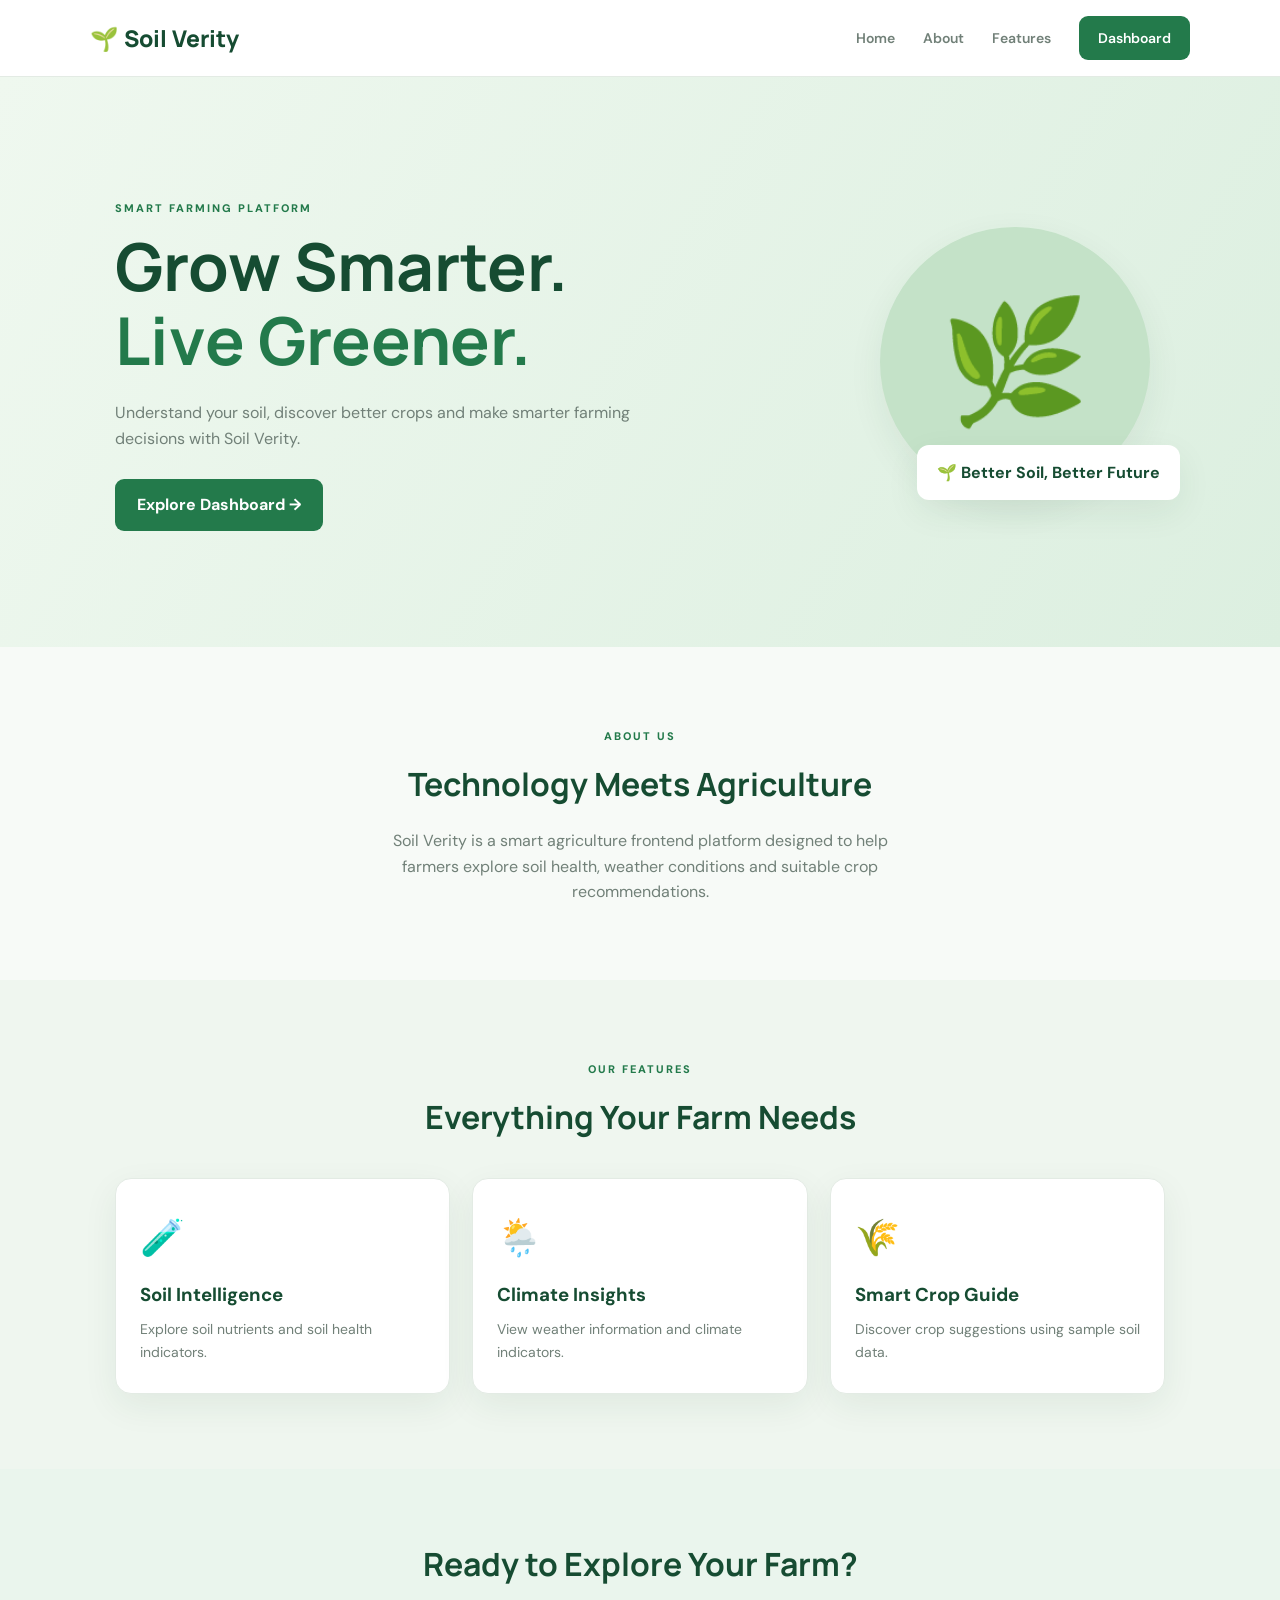
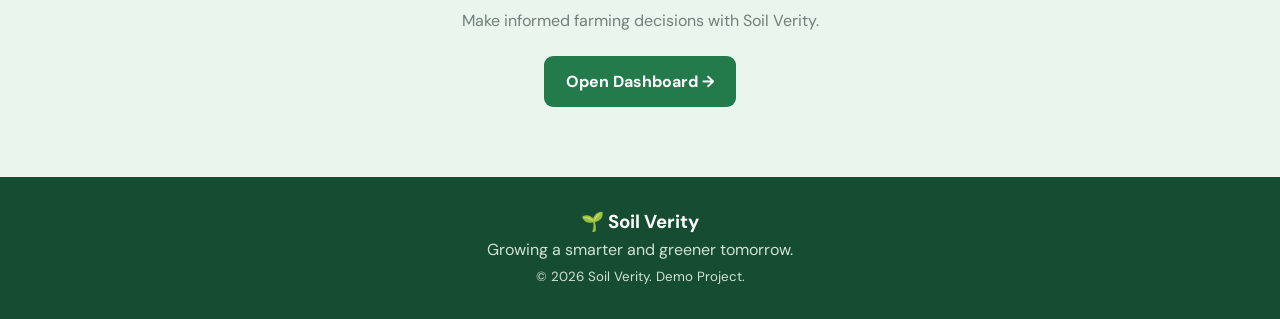
<file: TerraLoop/index.html>
<!DOCTYPE html>
<html lang="en">
<head>
    <meta charset="UTF-8">
    <meta name="viewport" content="width=device-width, initial-scale=1.0">
    <title>Soil Verity | Smart Agriculture</title>
    <link rel="stylesheet" href="style.css">
</head>
<body>

<header class="navbar">
    <a href="index.html" class="logo">🌱 Soil Verity</a>
    <nav>
        <a href="#home">Home</a>
        <a href="#about">About</a>
        <a href="#features">Features</a>
        <a href="dashboard.html" class="nav-btn">Dashboard</a>
    </nav>
</header>

<section class="hero" id="home">
    <div class="hero-content">
        <span class="tag">SMART FARMING PLATFORM</span>
        <h1>Grow Smarter.<br><span>Live Greener.</span></h1>
        <p>
            Understand your soil, discover better crops and make
            smarter farming decisions with Soil Verity.
        </p>
        <a href="dashboard.html" class="primary-btn">Explore Dashboard →</a>
    </div>
    <div class="hero-art">
        <div class="plant-circle">🌿</div>
        <div class="floating-card">🌱 Better Soil, Better Future</div>
    </div>
</section>

<section class="about section" id="about">
    <span class="tag">ABOUT US</span>
    <h2>Technology Meets Agriculture</h2>
    <p>
        Soil Verity is a smart agriculture frontend platform designed
        to help farmers explore soil health, weather conditions and
        suitable crop recommendations.
    </p>
</section>

<section class="section features-section" id="features">
    <span class="tag">OUR FEATURES</span>
    <h2>Everything Your Farm Needs</h2>

    <div class="feature-grid">
        <div class="feature-card">
            <div class="feature-icon">🧪</div>
            <h3>Soil Intelligence</h3>
            <p>Explore soil nutrients and soil health indicators.</p>
        </div>

        <div class="feature-card">
            <div class="feature-icon">🌦️</div>
            <h3>Climate Insights</h3>
            <p>View weather information and climate indicators.</p>
        </div>

        <div class="feature-card">
            <div class="feature-icon">🌾</div>
            <h3>Smart Crop Guide</h3>
            <p>Discover crop suggestions using sample soil data.</p>
        </div>
    </div>
</section>

<section class="cta-section">
    <h2>Ready to Explore Your Farm?</h2>
    <p>Make informed farming decisions with Soil Verity.</p>
    <a href="dashboard.html" class="primary-btn">Open Dashboard →</a>
</section>

<footer>
    <h3>🌱 Soil Verity</h3>
    <p>Growing a smarter and greener tomorrow.</p>
    <small>© 2026 Soil Verity. Demo Project.</small>
</footer>

</body>
</html>
</file>
<file: TerraLoop/style.css>
@import url('https://fonts.googleapis.com/css2?family=DM+Sans:wght@400;500;600;700&family=Manrope:wght@400;500;600;700;800&display=swap');

:root {
    --green: #237a4b;
    --dark-green: #164c32;
    --light-green: #eaf5ed;
    --background: #f7faf7;
    --white: #ffffff;
    --text: #20352a;
    --muted: #718078;
    --border: #e3ebe4;
    --shadow: 0 12px 35px rgba(25, 70, 43, 0.07);
}

* {
    margin: 0;
    padding: 0;
    box-sizing: border-box;
}

body {
    font-family: 'DM Sans', sans-serif;
    background: var(--background);
    color: var(--text);
    line-height: 1.6;
}

a {
    text-decoration: none;
    color: inherit;
}

button, input, select {
    font: inherit;
}

.navbar {
    min-height: 76px;
    padding: 16px 7%;
    display: flex;
    justify-content: space-between;
    align-items: center;
    background: var(--white);
    border-bottom: 1px solid var(--border);
    position: sticky;
    top: 0;
    z-index: 10;
}

.logo {
    font-family: 'Manrope', sans-serif;
    font-size: 23px;
    font-weight: 800;
    color: var(--dark-green);
}

.navbar nav {
    display: flex;
    align-items: center;
    gap: 28px;
}

.navbar nav a {
    color: var(--muted);
    font-size: 14px;
    font-weight: 600;
}

.navbar nav a:hover {
    color: var(--green);
}

.navbar nav .nav-btn {
    background: var(--green);
    color: white;
    padding: 11px 19px;
    border-radius: 9px;
}

.hero {
    padding: 100px 9%;
    min-height: 570px;
    display: flex;
    align-items: center;
    justify-content: space-between;
    gap: 50px;
    background: linear-gradient(120deg, #eff8ef, #dcefe0);
}

.hero-content {
    max-width: 570px;
}

.tag {
    display: inline-block;
    color: var(--green);
    font-size: 11px;
    font-weight: 800;
    letter-spacing: 2px;
    margin-bottom: 13px;
}

.hero h1 {
    font-family: 'Manrope', sans-serif;
    font-size: clamp(42px, 6vw, 66px);
    line-height: 1.12;
    margin-bottom: 22px;
    color: var(--dark-green);
}

.hero h1 span {
    color: var(--green);
}

.hero p, .about p, .cta-section p {
    color: var(--muted);
    max-width: 520px;
    margin-bottom: 28px;
}

.primary-btn {
    display: inline-block;
    border: none;
    cursor: pointer;
    background: var(--green);
    color: white;
    padding: 13px 22px;
    border-radius: 9px;
    font-weight: 700;
    transition: 0.2s;
}

.primary-btn:hover {
    background: var(--dark-green);
    transform: translateY(-2px);
}

.hero-art {
    position: relative;
    display: grid;
    place-items: center;
    min-width: 300px;
    min-height: 300px;
}

.plant-circle {
    width: 270px;
    height: 270px;
    border-radius: 50%;
    background: #c4e2c8;
    display: grid;
    place-items: center;
    font-size: 120px;
    box-shadow: var(--shadow);
}

.floating-card {
    position: absolute;
    bottom: 12px;
    right: -15px;
    background: white;
    padding: 15px 20px;
    border-radius: 12px;
    box-shadow: var(--shadow);
    font-weight: 700;
    color: var(--dark-green);
}

.section {
    padding: 75px 9%;
    text-align: center;
}

.section h2, .about h2, .cta-section h2 {
    font-family: 'Manrope', sans-serif;
    font-size: 32px;
    color: var(--dark-green);
    margin-bottom: 18px;
}

.about p {
    margin: auto;
}

.features-section {
    background: #eff6ef;
}

.feature-grid, .crop-grid {
    display: grid;
    grid-template-columns: repeat(3, 1fr);
    gap: 22px;
    margin-top: 35px;
}

.feature-card, .crop-card {
    background: var(--white);
    border: 1px solid var(--border);
    border-radius: 16px;
    padding: 30px 24px;
    text-align: left;
    box-shadow: var(--shadow);
    transition: 0.25s;
}

.feature-card:hover, .crop-card:hover {
    transform: translateY(-5px);
}

.feature-icon, .crop-emoji {
    font-size: 36px;
    margin-bottom: 14px;
}

.feature-card h3, .crop-card h3 {
    margin-bottom: 8px;
    color: var(--dark-green);
}

.feature-card p, .crop-card p {
    color: var(--muted);
    font-size: 14px;
}

.cta-section {
    padding: 70px 20px;
    text-align: center;
    background: var(--light-green);
}

.cta-section p {
    margin: 0 auto 22px;
}

footer {
    background: var(--dark-green);
    color: white;
    text-align: center;
    padding: 30px 15px;
}

footer p, footer small {
    color: #d0e2d4;
}

/* Dashboard */

.dashboard {
    max-width: 1200px;
    padding: 45px 25px 75px;
    margin: auto;
}

.dashboard-heading {
    display: flex;
    justify-content: space-between;
    align-items: center;
    gap: 20px;
    margin-bottom: 30px;
}

.dashboard-heading h1 {
    font-family: 'Manrope', sans-serif;
    color: var(--dark-green);
    font-size: 34px;
}

.dashboard-heading p {
    color: var(--muted);
}

.profile {
    display: flex;
    align-items: center;
    gap: 12px;
    background: var(--white);
    border: 1px solid var(--border);
    padding: 12px 18px;
    border-radius: 13px;
}

.profile small {
    display: block;
    color: var(--muted);
}

.avatar {
    width: 42px;
    height: 42px;
    border-radius: 50%;
    display: grid;
    place-items: center;
    background: var(--light-green);
    font-size: 22px;
}

.panel {
    background: var(--white);
    border: 1px solid var(--border);
    border-radius: 17px;
    padding: 27px;
    margin-bottom: 30px;
    box-shadow: var(--shadow);
}

.panel h2, .panel h3 {
    color: var(--dark-green);
    margin-bottom: 18px;
}

.farm-form {
    display: grid;
    grid-template-columns: repeat(2, 1fr);
    gap: 19px;
}

.farm-form label {
    display: block;
    font-size: 13px;
    font-weight: 700;
    margin-bottom: 7px;
}

.farm-form input, .farm-form select {
    width: 100%;
    padding: 13px;
    border: 1px solid var(--border);
    background: var(--background);
    border-radius: 9px;
    outline: none;
    color: var(--text);
}

.farm-form input:focus, .farm-form select:focus {
    border-color: var(--green);
}

.farm-form button {
    align-self: end;
    justify-self: start;
}

.summary-text {
    margin-top: 20px;
    padding: 13px;
    border-radius: 9px;
    background: var(--light-green);
    color: var(--dark-green);
    font-size: 14px;
}

.section-block {
    margin: 48px 0;
}

.section-block h2 {
    color: var(--dark-green);
    font-family: 'Manrope', sans-serif;
    font-size: 27px;
}

.section-heading {
    display: flex;
    justify-content: space-between;
    align-items: center;
    gap: 15px;
    margin-bottom: 22px;
}

.status-pill {
    display: inline-block;
    background: var(--light-green);
    color: var(--green);
    font-size: 11px;
    font-weight: 700;
    padding: 7px 12px;
    border-radius: 20px;
}

.stats-grid {
    display: grid;
    grid-template-columns: repeat(5, 1fr);
    gap: 15px;
    margin-bottom: 23px;
}

.stat-card, .weather-card {
    background: var(--white);
    padding: 22px 18px;
    border-radius: 14px;
    border: 1px solid var(--border);
    box-shadow: var(--shadow);
}

.stat-card span, .weather-card span {
    color: var(--muted);
    font-size: 13px;
}

.stat-card h3, .weather-card h3 {
    font-family: 'Manrope', sans-serif;
    font-size: 29px;
    color: var(--dark-green);
    margin: 12px 0 4px;
}

.stat-card h3 span {
    font-size: 14px;
}

.stat-card small, .weather-card small {
    color: var(--muted);
    font-size: 11px;
}

.nutrient {
    margin-top: 18px;
}

.nutrient > div:first-child {
    display: flex;
    justify-content: space-between;
    font-size: 14px;
    margin-bottom: 8px;
}

.progress {
    height: 9px;
    background: #eaf0eb;
    border-radius: 20px;
    overflow: hidden;
}

.progress span {
    display: block;
    height: 100%;
    background: #3d9b60;
    border-radius: 20px;
}

.weather-grid {
    display: grid;
    grid-template-columns: repeat(4, 1fr);
    gap: 16px;
}

.crop-card {
    text-align: center;
}

.crop-card .status-pill {
    margin-top: 13px;
}

.demo-note {
    margin-top: 16px;
    color: var(--muted);
    font-size: 12px;
}

/* Theme */

body.dark-mode {
    --background: #101b15;
    --white: #1c2b22;
    --text: #e4eee6;
    --muted: #a8b9ac;
    --border: #314638;
    --light-green: #253d2d;
    --dark-green: #b6e3c0;
    --green: #63b77d;
    --shadow: 0 12px 35px rgba(0, 0, 0, 0.15);
}

body.dark-mode .hero {
    background: #1b3023;
}

body.dark-mode .features-section {
    background: #17251c;
}

body.dark-mode .cta-section {
    background: #203829;
}

body.dark-mode .farm-form input,
body.dark-mode .farm-form select {
    color: var(--text);
    background: #152219;
}

body.dark-mode .progress {
    background: #344a39;
}

body.dark-mode .navbar {
    background: var(--white);
}

.icon-btn {
    border: 1px solid var(--border);
    background: var(--background);
    padding: 9px 12px;
    border-radius: 9px;
    cursor: pointer;
}

/* Responsive */

@media (max-width: 850px) {
    .hero {
        padding: 70px 7%;
    }

    .stats-grid {
        grid-template-columns: repeat(2, 1fr);
    }

    .weather-grid {
        grid-template-columns: repeat(2, 1fr);
    }

    .feature-grid, .crop-grid {
        grid-template-columns: 1fr;
    }
}

@media (max-width: 600px) {
    .navbar {
        padding: 13px 5%;
        flex-wrap: wrap;
        gap: 12px;
    }

    .navbar nav {
        gap: 12px;
        flex-wrap: wrap;
    }

    .navbar nav a {
        font-size: 12px;
    }

    .hero {
        flex-direction: column;
        text-align: center;
    }

    .hero-art {
        min-width: 230px;
        min-height: 240px;
    }

    .plant-circle {
        width: 210px;
        height: 210px;
        font-size: 90px;
    }

    .floating-card {
        right: -10px;
        font-size: 12px;
    }

    .section {
        padding: 55px 6%;
    }

    .dashboard {
        padding: 30px 15px;
    }

    .dashboard-heading {
        align-items: flex-start;
        flex-direction: column;
    }

    .farm-form {
        grid-template-columns: 1fr;
    }

    .stats-grid {
        grid-template-columns: repeat(2, 1fr);
    }

    .weather-grid {
        grid-template-columns: repeat(2, 1fr);
    }

    .section-heading {
        align-items: flex-start;
        flex-direction: column;
    }

    .panel {
        padding: 19px;
    }
}

@media print {
    .navbar, .farm-form, #downloadReport, footer, .icon-btn {
        display: none !important;
    }

    body {
        background: white;
        color: black;
    }

    .dashboard {
        max-width: 100%;
    }

    .panel, .stat-card, .weather-card, .crop-card {
        box-shadow: none;
        break-inside: avoid;
    }
}

/* EXTRA SOIL VERITY FEATURES */

.upload-area {
    display: flex;
    flex-direction: column;
    align-items: center;
    justify-content: center;
    gap: 9px;
    padding: 35px 15px;
    border: 2px dashed #80b995;
    border-radius: 14px;
    background: var(--light-green);
    cursor: pointer;
    text-align: center;
    color: var(--dark-green);
}

.upload-area span {
    font-size: 38px;
}

.upload-area small {
    color: var(--muted);
}

.upload-area input {
    max-width: 220px;
}

.leaf-preview {
    display: none;
    width: 100%;
    max-width: 280px;
    max-height: 250px;
    object-fit: contain;
    margin: 20px auto;
    border-radius: 12px;
}

#moistureSlider {
    width: 100%;
    margin: 20px 0;
    accent-color: var(--green);
    cursor: pointer;
}

.water-status {
    color: var(--green);
    margin-top: 18px;
}

.table-wrap {
    overflow-x: auto;
}

.market-table {
    width: 100%;
    border-collapse: collapse;
    min-width: 480px;
}

.market-table th,
.market-table td {
    padding: 16px;
    text-align: left;
    border-bottom: 1px solid var(--border);
}

.market-table th {
    background: var(--light-green);
    color: var(--dark-green);
}

.history-item {
    padding: 15px;
    border-bottom: 1px solid var(--border);
    display: flex;
    justify-content: space-between;
    gap: 15px;
    flex-wrap: wrap;
}

.history-item strong {
    color: var(--dark-green);
}

.chat-heading {
    display: flex;
    justify-content: space-between;
    align-items: center;
    gap: 10px;
    font-weight: 700;
    margin-bottom: 20px;
}

.chat-messages {
    min-height: 180px;
    max-height: 300px;
    overflow-y: auto;
    padding: 15px;
    background: var(--background);
    border-radius: 12px;
    display: flex;
    flex-direction: column;
    gap: 13px;
    margin-bottom: 15px;
}

.bot-message,
.user-message {
    max-width: 85%;
    padding: 12px 15px;
    border-radius: 12px;
    font-size: 14px;
}

.bot-message {
    align-self: flex-start;
    background: var(--light-green);
    color: var(--text);
}

.user-message {
    align-self: flex-end;
    background: var(--green);
    color: white;
}

.chat-form {
    display: flex;
    gap: 10px;
}

.chat-form input {
    flex: 1;
    min-width: 0;
    padding: 13px;
    border: 1px solid var(--border);
    border-radius: 9px;
    background: var(--background);
    color: var(--text);
}

@media (max-width: 600px) {
    .chat-form {
        flex-direction: column;
    }

    .chat-form button {
        width: 100%;
    }
}

@media print {
    .upload-area,
    .chat-form,
    #moistureSlider {
        display: none !important;
    }
}
</file>
